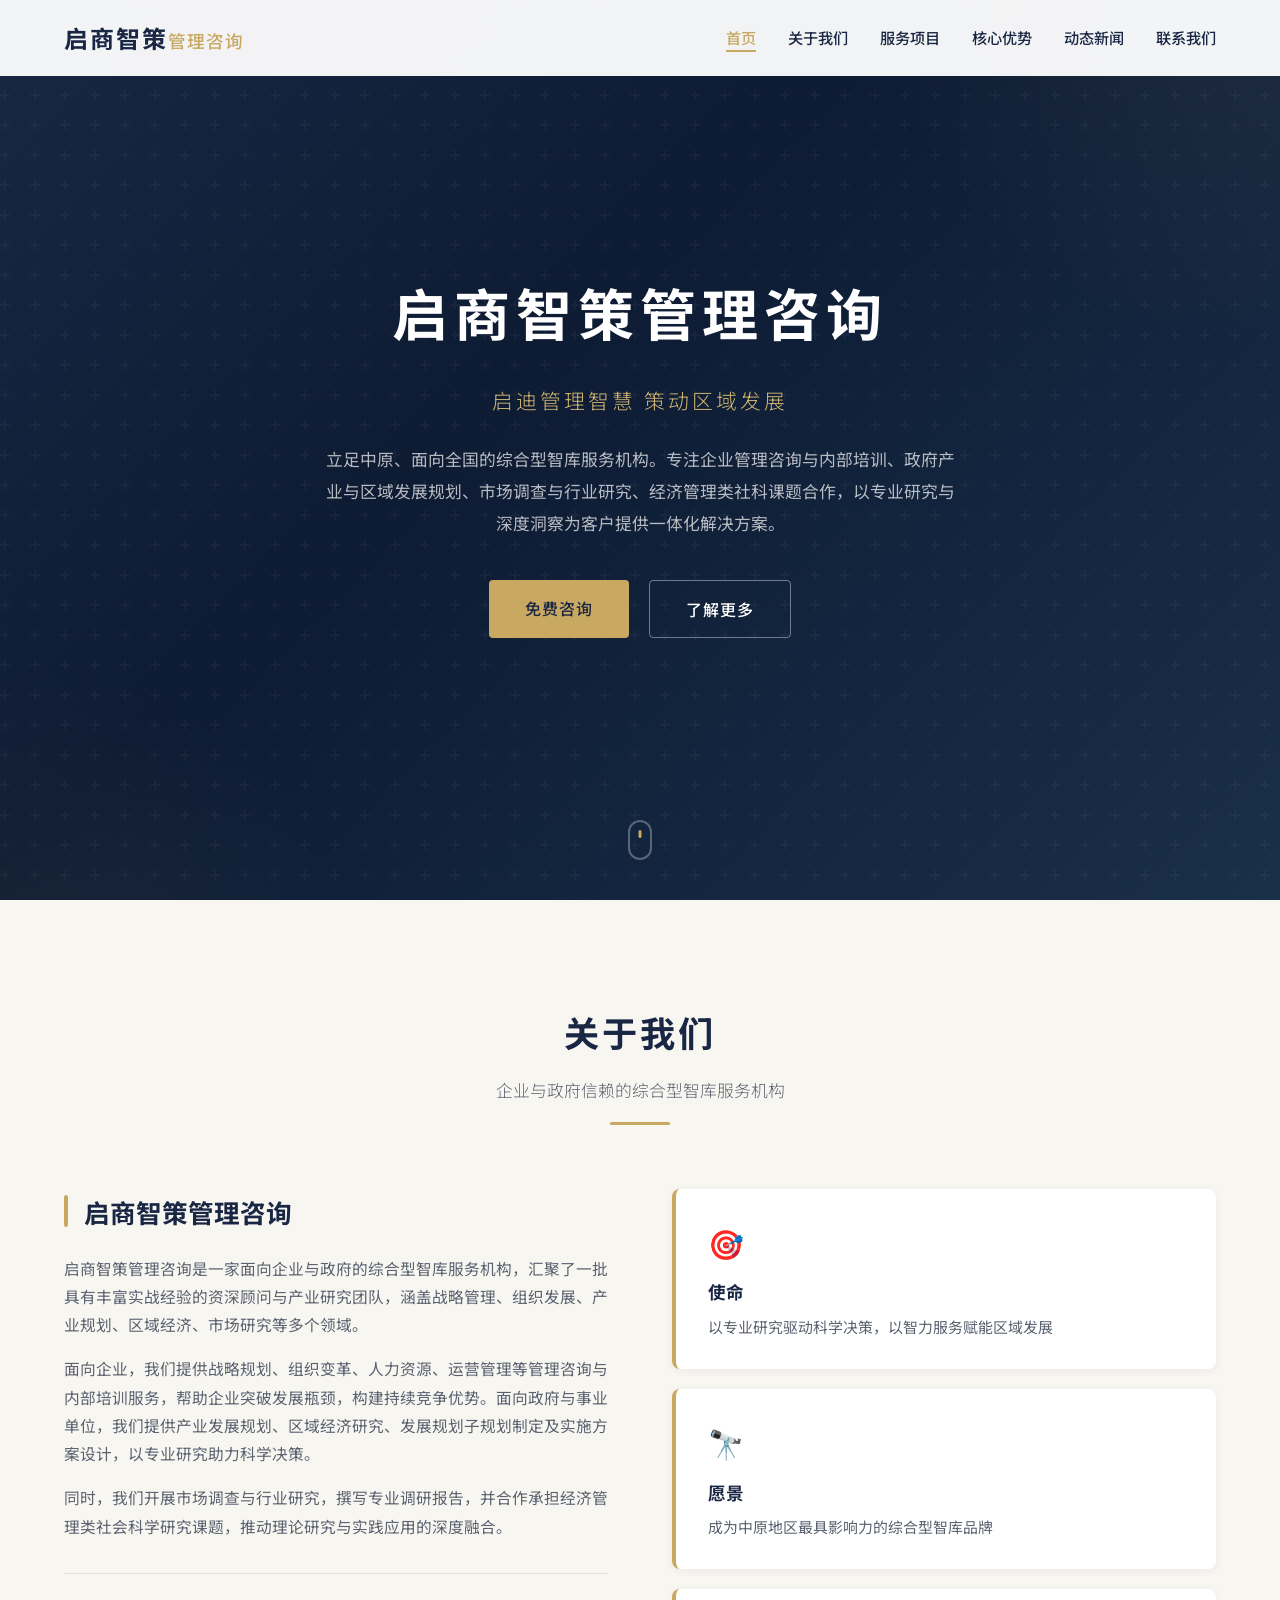
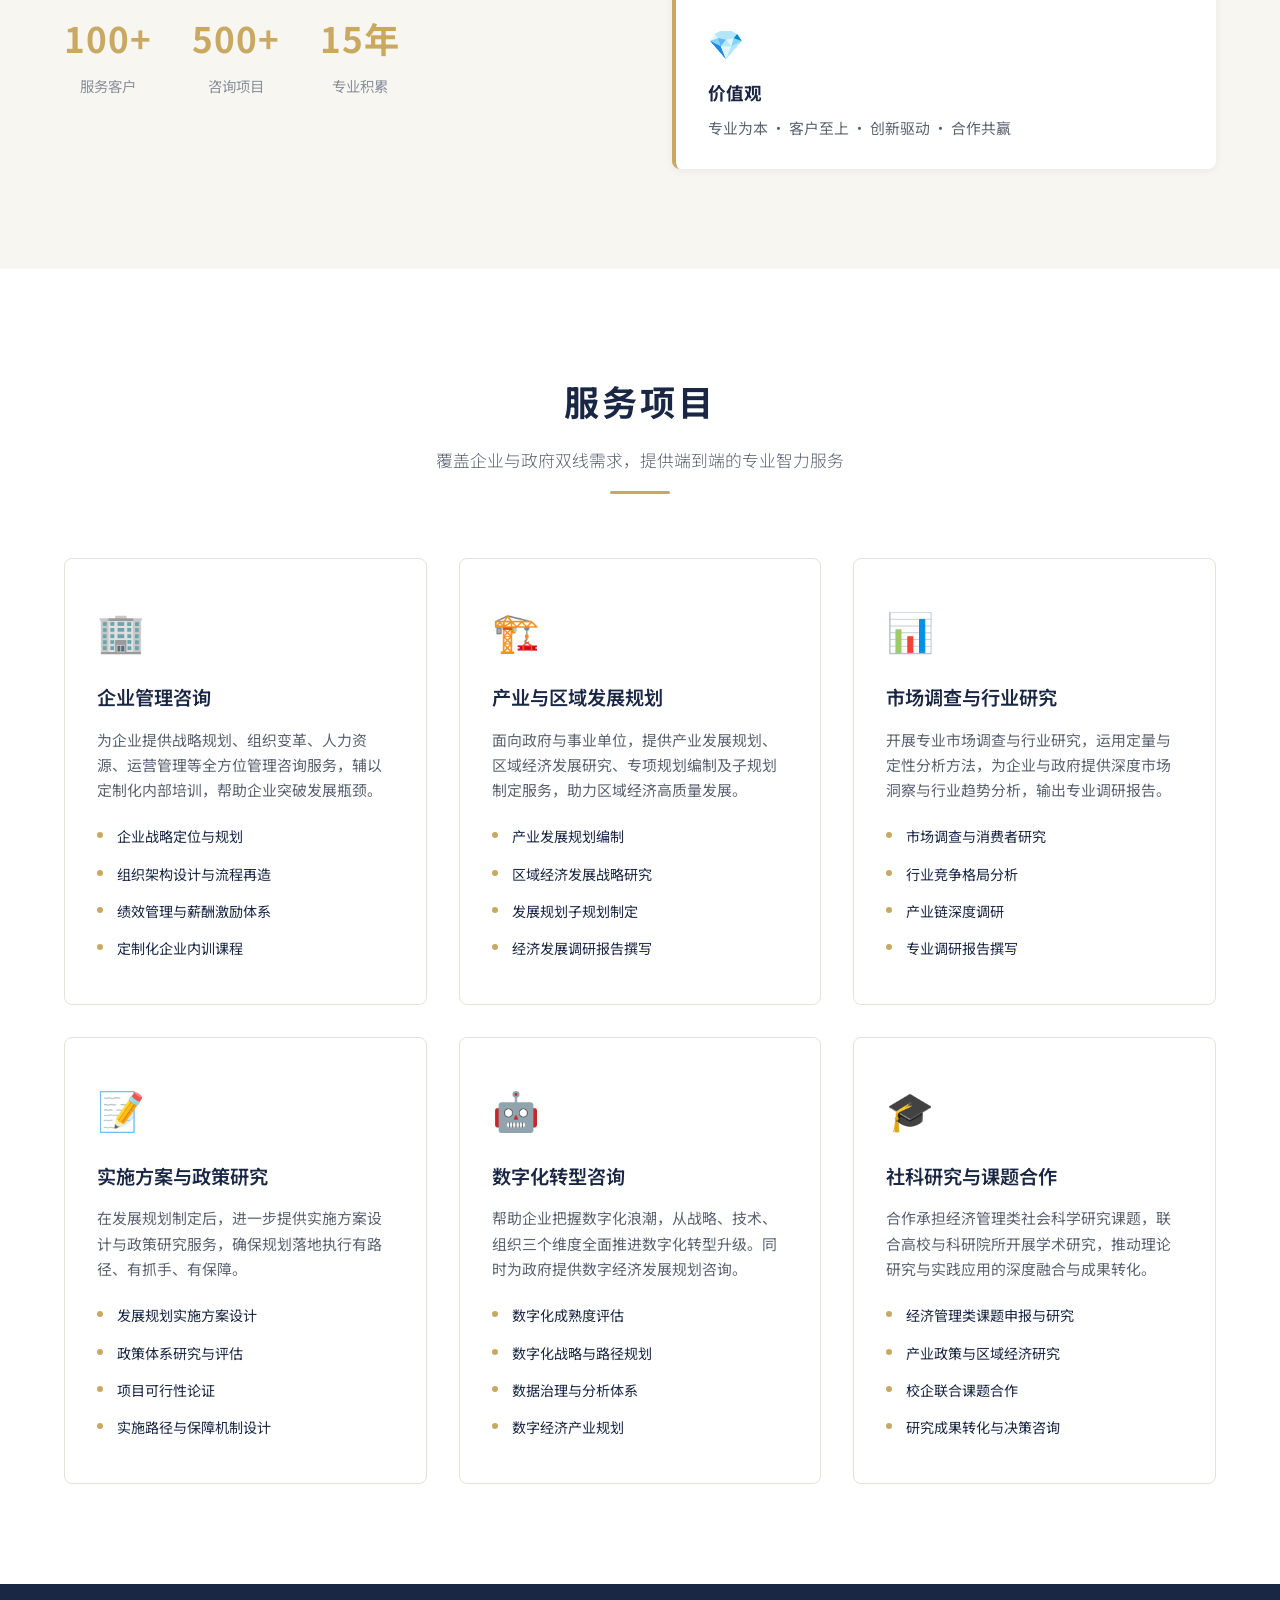
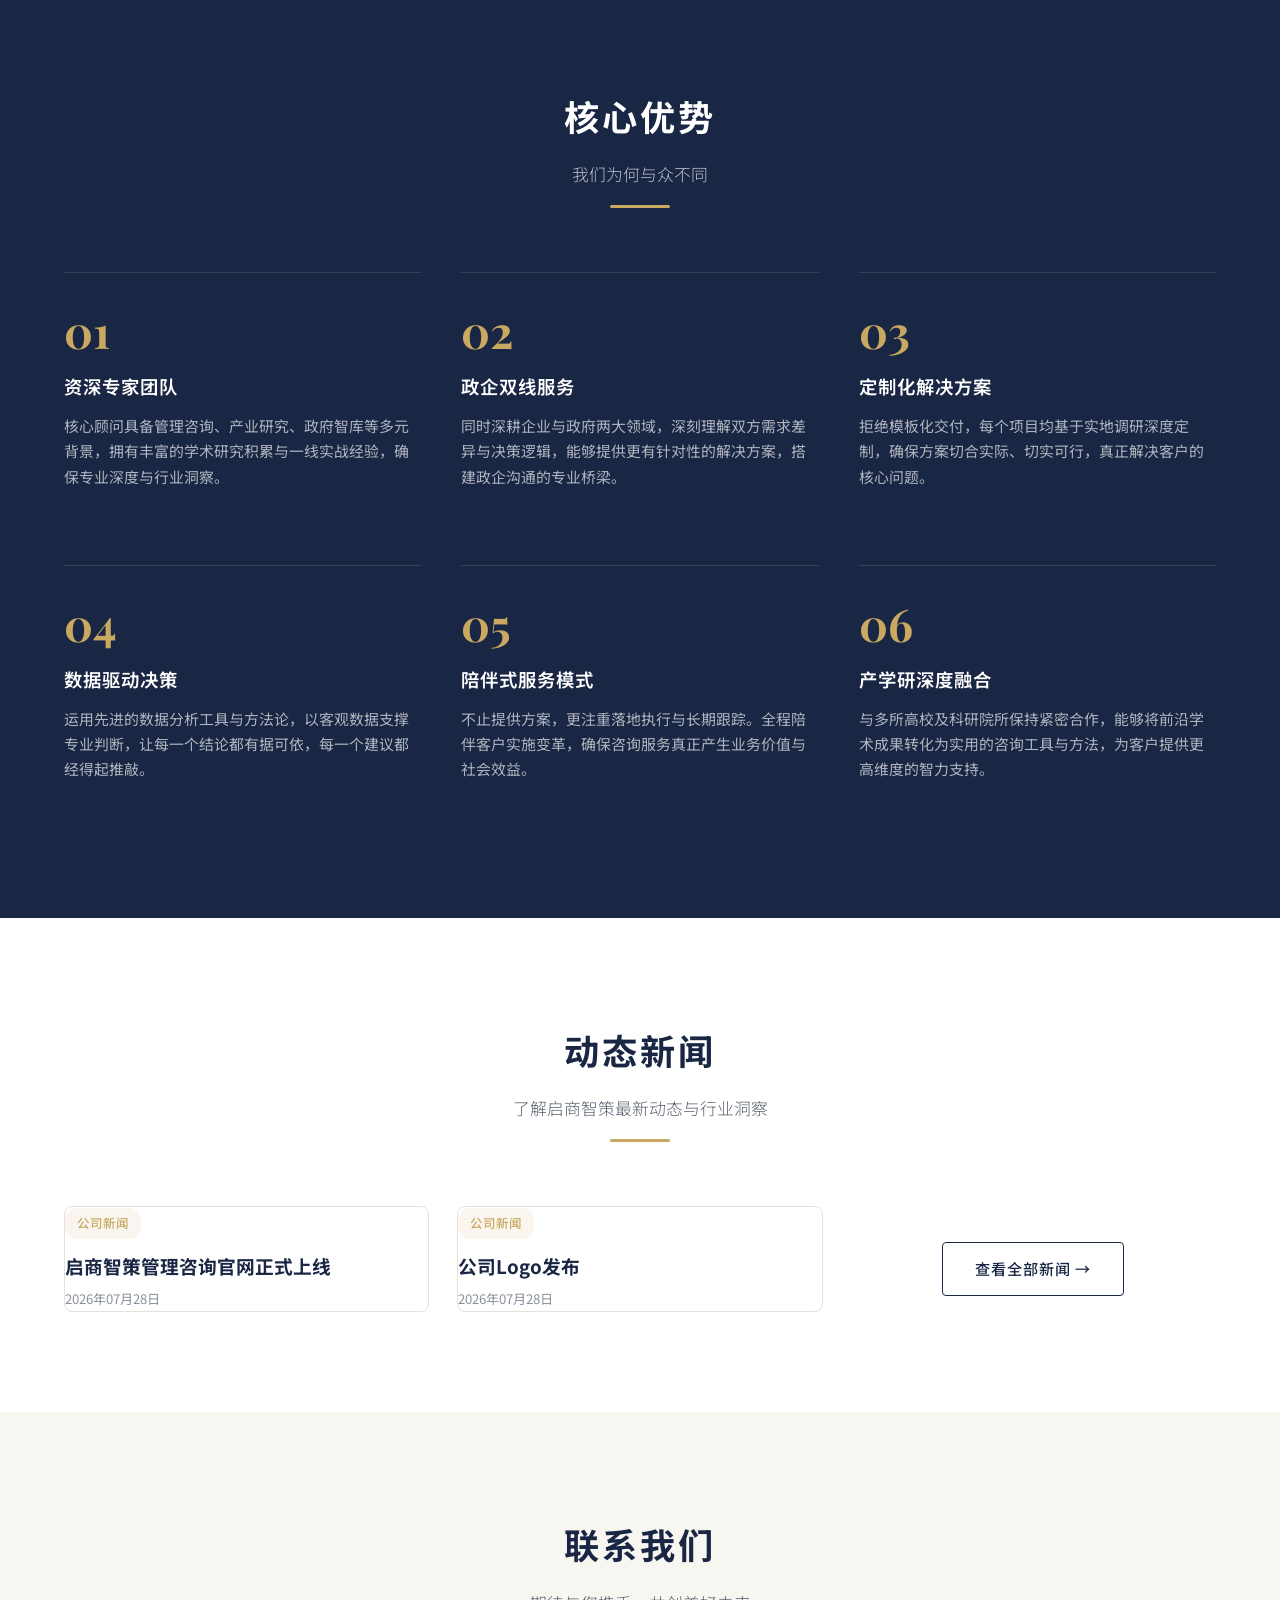
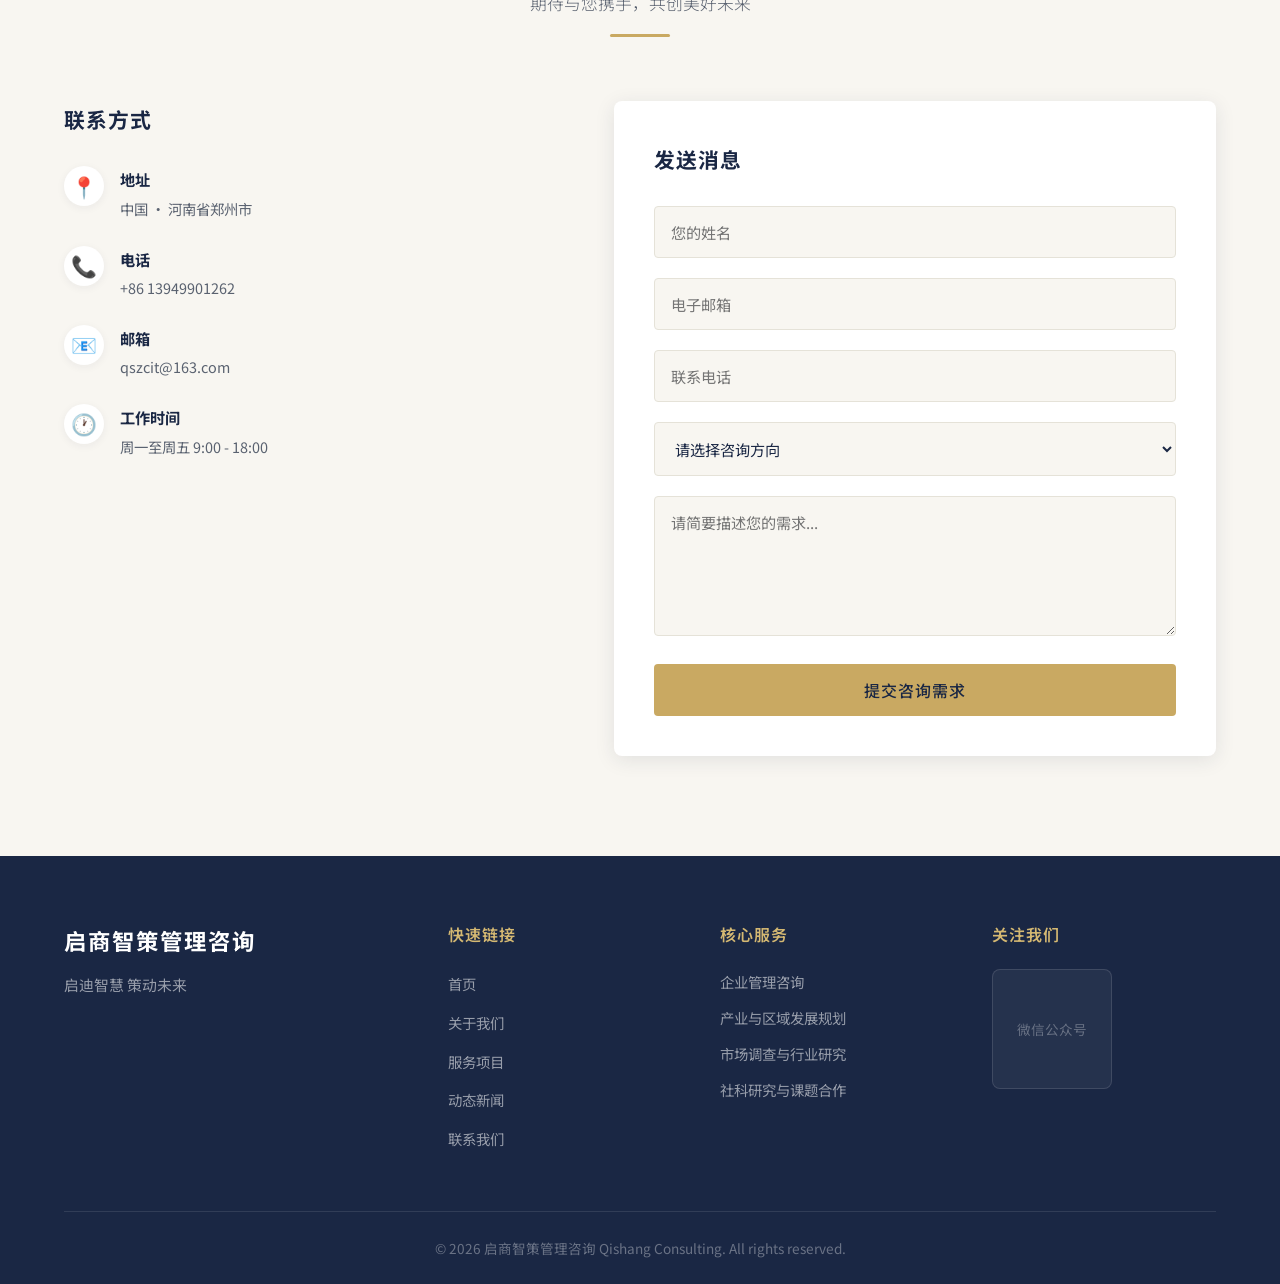
<file: index.html>
<!DOCTYPE html>
<html lang="zh-CN">
<head>
    <meta charset="UTF-8">
    <meta name="viewport" content="width=device-width, initial-scale=1.0">
    <meta name="description" content="启商智策管理咨询 — 面向企业与政府的综合型管理咨询与产业研究机构，提供企业管理咨询、产业区域规划、市场调研、社科课题研究等服务">
    <meta name="keywords" content="启商智策,管理咨询,产业规划,区域发展,市场调研,社科研究,企业培训,郑州管理咨询">
    <title>启商智策管理咨询 | 启迪智慧 · 策动未来</title>
    <link rel="stylesheet" href="css/style.css">
    <link rel="preconnect" href="https://fonts.googleapis.com">
    <link href="https://fonts.googleapis.com/css2?family=Noto+Sans+SC:wght@300;400;500;700&family=Playfair+Display:wght@400;600;700&display=swap" rel="stylesheet">
</head>
<body>
    <!-- 导航栏 -->
    <nav class="navbar" id="navbar">
        <div class="container nav-container">
            <a href="#" class="logo">
                <span class="logo-text">启商智策<span class="logo-highlight">管理咨询</span></span>
            </a>
            <ul class="nav-menu" id="navMenu">
                <li><a href="#home" class="nav-link active">首页</a></li>
                <li><a href="#about" class="nav-link">关于我们</a></li>
                <li><a href="#services" class="nav-link">服务项目</a></li>
                <li><a href="#advantages" class="nav-link">核心优势</a></li>
                <li><a href="#news" class="nav-link">动态新闻</a></li>
                <li><a href="#contact" class="nav-link">联系我们</a></li>
            </ul>
            <div class="hamburger" id="hamburger">
                <span></span><span></span><span></span>
            </div>
        </div>
    </nav>

    <!-- 首页 Hero -->
    <section id="home" class="hero">
        <div class="hero-overlay"></div>
        <div class="container hero-content">
            <h1 class="hero-title">启商智策管理咨询</h1>
            <p class="hero-subtitle">启迪管理智慧&emsp;策动区域发展</p>
            <p class="hero-description">立足中原、面向全国的综合型智库服务机构。专注企业管理咨询与内部培训、政府产业与区域发展规划、市场调查与行业研究、经济管理类社科课题合作，以专业研究与深度洞察为客户提供一体化解决方案。</p>
            <div class="hero-buttons">
                <a href="#contact" class="btn btn-primary">免费咨询</a>
                <a href="#services" class="btn btn-outline">了解更多</a>
            </div>
        </div>
        <div class="hero-scroll">
            <span></span>
        </div>
    </section>

    <!-- 关于我们 -->
    <section id="about" class="section about">
        <div class="container">
            <div class="section-header">
                <h2 class="section-title">关于我们</h2>
                <p class="section-subtitle">企业与政府信赖的综合型智库服务机构</p>
                <div class="section-divider"></div>
            </div>
            <div class="about-grid">
                <div class="about-text">
                    <h3>启商智策管理咨询</h3>
                    <p>启商智策管理咨询是一家面向企业与政府的综合型智库服务机构，汇聚了一批具有丰富实战经验的资深顾问与产业研究团队，涵盖战略管理、组织发展、产业规划、区域经济、市场研究等多个领域。</p>
                    <p>面向企业，我们提供战略规划、组织变革、人力资源、运营管理等管理咨询与内部培训服务，帮助企业突破发展瓶颈，构建持续竞争优势。面向政府与事业单位，我们提供产业发展规划、区域经济研究、发展规划子规划制定及实施方案设计，以专业研究助力科学决策。</p>
                    <p>同时，我们开展市场调查与行业研究，撰写专业调研报告，并合作承担经济管理类社会科学研究课题，推动理论研究与实践应用的深度融合。</p>
                    <div class="about-stats">
                        <div class="stat-item">
                            <span class="stat-number">100+</span>
                            <span class="stat-label">服务客户</span>
                        </div>
                        <div class="stat-item">
                            <span class="stat-number">500+</span>
                            <span class="stat-label">咨询项目</span>
                        </div>
                        <div class="stat-item">
                            <span class="stat-number">15年</span>
                            <span class="stat-label">专业积累</span>
                        </div>
                    </div>
                </div>
                <div class="about-values">
                    <div class="value-card">
                        <div class="value-icon">🎯</div>
                        <h4>使命</h4>
                        <p>以专业研究驱动科学决策，以智力服务赋能区域发展</p>
                    </div>
                    <div class="value-card">
                        <div class="value-icon">🔭</div>
                        <h4>愿景</h4>
                        <p>成为中原地区最具影响力的综合型智库品牌</p>
                    </div>
                    <div class="value-card">
                        <div class="value-icon">💎</div>
                        <h4>价值观</h4>
                        <p>专业为本 · 客户至上 · 创新驱动 · 合作共赢</p>
                    </div>
                </div>
            </div>
        </div>
    </section>

    <!-- 服务项目 -->
    <section id="services" class="section services">
        <div class="container">
            <div class="section-header">
                <h2 class="section-title">服务项目</h2>
                <p class="section-subtitle">覆盖企业与政府双线需求，提供端到端的专业智力服务</p>
                <div class="section-divider"></div>
            </div>
            <div class="services-grid">
                <div class="service-card">
                    <div class="service-icon">🏢</div>
                    <h3>企业管理咨询</h3>
                    <p>为企业提供战略规划、组织变革、人力资源、运营管理等全方位管理咨询服务，辅以定制化内部培训，帮助企业突破发展瓶颈。</p>
                    <ul>
                        <li>企业战略定位与规划</li>
                        <li>组织架构设计与流程再造</li>
                        <li>绩效管理与薪酬激励体系</li>
                        <li>定制化企业内训课程</li>
                    </ul>
                </div>
                <div class="service-card">
                    <div class="service-icon">🏗️</div>
                    <h3>产业与区域发展规划</h3>
                    <p>面向政府与事业单位，提供产业发展规划、区域经济发展研究、专项规划编制及子规划制定服务，助力区域经济高质量发展。</p>
                    <ul>
                        <li>产业发展规划编制</li>
                        <li>区域经济发展战略研究</li>
                        <li>发展规划子规划制定</li>
                        <li>经济发展调研报告撰写</li>
                    </ul>
                </div>
                <div class="service-card">
                    <div class="service-icon">📊</div>
                    <h3>市场调查与行业研究</h3>
                    <p>开展专业市场调查与行业研究，运用定量与定性分析方法，为企业与政府提供深度市场洞察与行业趋势分析，输出专业调研报告。</p>
                    <ul>
                        <li>市场调查与消费者研究</li>
                        <li>行业竞争格局分析</li>
                        <li>产业链深度调研</li>
                        <li>专业调研报告撰写</li>
                    </ul>
                </div>
                <div class="service-card">
                    <div class="service-icon">📝</div>
                    <h3>实施方案与政策研究</h3>
                    <p>在发展规划制定后，进一步提供实施方案设计与政策研究服务，确保规划落地执行有路径、有抓手、有保障。</p>
                    <ul>
                        <li>发展规划实施方案设计</li>
                        <li>政策体系研究与评估</li>
                        <li>项目可行性论证</li>
                        <li>实施路径与保障机制设计</li>
                    </ul>
                </div>
                <div class="service-card">
                    <div class="service-icon">🤖</div>
                    <h3>数字化转型咨询</h3>
                    <p>帮助企业把握数字化浪潮，从战略、技术、组织三个维度全面推进数字化转型升级，构建智能化企业。同时为政府提供数字经济发展规划。</p>
                    <ul>
                        <li>数字化成熟度评估</li>
                        <li>数字化战略与路径规划</li>
                        <li>数据治理与分析体系</li>
                        <li>数字经济产业规划</li>
                    </ul>
                </div>
                <div class="service-card">
                    <div class="service-icon">🎓</div>
                    <h3>社科研究与课题合作</h3>
                    <p>合作承担经济管理类社会科学研究课题，联合高校与科研院所开展学术研究，推动理论研究与实践应用的深度融合与成果转化。</p>
                    <ul>
                        <li>经济管理类课题申报与研究</li>
                        <li>产业政策与区域经济研究</li>
                        <li>校企联合课题合作</li>
                        <li>研究成果转化与决策咨询</li>
                    </ul>
                </div>
            </div>
        </div>
    </section>

    <!-- 核心优势 -->
    <section id="advantages" class="section advantages">
        <div class="container">
            <div class="section-header">
                <h2 class="section-title">核心优势</h2>
                <p class="section-subtitle">我们为何与众不同</p>
                <div class="section-divider"></div>
            </div>
            <div class="advantages-grid">
                <div class="advantage-item">
                    <div class="advantage-number">01</div>
                    <h3>资深专家团队</h3>
                    <p>核心顾问具备管理咨询、产业研究、政府智库等多元背景，拥有丰富的学术研究积累与一线实战经验，确保专业深度与行业洞察。</p>
                </div>
                <div class="advantage-item">
                    <div class="advantage-number">02</div>
                    <h3>政企双线服务</h3>
                    <p>同时深耕企业与政府两大领域，深刻理解双方需求差异与决策逻辑，能够提供更有针对性的解决方案，搭建政企沟通的专业桥梁。</p>
                </div>
                <div class="advantage-item">
                    <div class="advantage-number">03</div>
                    <h3>定制化解决方案</h3>
                    <p>拒绝模板化交付，每个项目均基于实地调研深度定制，确保方案切合实际、切实可行，真正解决客户的核心问题。</p>
                </div>
                <div class="advantage-item">
                    <div class="advantage-number">04</div>
                    <h3>数据驱动决策</h3>
                    <p>运用先进的数据分析工具与方法论，以客观数据支撑专业判断，让每一个结论都有据可依，每一个建议都经得起推敲。</p>
                </div>
                <div class="advantage-item">
                    <div class="advantage-number">05</div>
                    <h3>陪伴式服务模式</h3>
                    <p>不止提供方案，更注重落地执行与长期跟踪。全程陪伴客户实施变革，确保咨询服务真正产生业务价值与社会效益。</p>
                </div>
                <div class="advantage-item">
                    <div class="advantage-number">06</div>
                    <h3>产学研深度融合</h3>
                    <p>与多所高校及科研院所保持紧密合作，能够将前沿学术成果转化为实用的咨询工具与方法，为客户提供更高维度的智力支持。</p>
                </div>
            </div>
        </div>
    </section>

    <!-- 新闻动态 -->
    <section id="news" class="section news-section">
        <div class="container">
            <div class="section-header">
                <h2 class="section-title">动态新闻</h2>
                <p class="section-subtitle">了解启商智策最新动态与行业洞察</p>
                <div class="section-divider"></div>
            </div>
            <div class="news-home-grid" id="homeNewsGrid">
                <div class="news-loading"><p>加载中...</p></div>
            </div>
        </div>
    </section>
    <!-- 新闻详情弹窗 -->
    <div class="news-modal-overlay" id="newsModal">
        <div class="news-modal">
            <button class="news-modal-close" id="newsModalClose">&times;</button>
            <div class="news-modal-content" id="newsModalContent">
                <div class="news-loading"><p>加载中...</p></div>
            </div>
        </div>
    </div>

    <!-- 联系我们 -->
    <section id="contact" class="section contact">
        <div class="container">
            <div class="section-header">
                <h2 class="section-title">联系我们</h2>
                <p class="section-subtitle">期待与您携手，共创美好未来</p>
                <div class="section-divider"></div>
            </div>
            <div class="contact-grid">
                <div class="contact-info">
                    <h3>联系方式</h3>
                    <div class="contact-item">
                        <span class="contact-icon">📍</span>
                        <div>
                            <h4>地址</h4>
                            <p>中国 · 河南省郑州市</p>
                        </div>
                    </div>
                    <div class="contact-item">
                        <span class="contact-icon">📞</span>
                        <div>
                            <h4>电话</h4>
                            <p>+86 13949901262</p>
                        </div>
                    </div>
                    <div class="contact-item">
                        <span class="contact-icon">📧</span>
                        <div>
                            <h4>邮箱</h4>
                            <p>qszcit@163.com</p>
                        </div>
                    </div>
                    <div class="contact-item">
                        <span class="contact-icon">🕐</span>
                        <div>
                            <h4>工作时间</h4>
                            <p>周一至周五 9:00 - 18:00</p>
                        </div>
                    </div>
                </div>
                <div class="contact-form">
                    <h3>发送消息</h3>
                    <form id="contactForm" action="https://formsubmit.co/qszcit@163.com" method="POST">
                        <input type="hidden" name="_subject" value="启商智策官网 — 新咨询">
                        <input type="hidden" name="_captcha" value="false">
                        <input type="hidden" name="_template" value="table">
                        <input type="hidden" name="_next" value="https://enlightenedu.github.io/thanks.html">
                        <div class="form-group">
                            <input type="text" name="name" placeholder="您的姓名" required>
                        </div>
                        <div class="form-group">
                            <input type="email" name="email" placeholder="电子邮箱" required>
                        </div>
                        <div class="form-group">
                            <input type="tel" name="phone" placeholder="联系电话">
                        </div>
                        <div class="form-group">
                            <select name="service">
                                <option value="">请选择咨询方向</option>
                                <option value="企业管理咨询">企业管理咨询</option>
                                <option value="产业与区域发展规划">产业与区域发展规划</option>
                                <option value="市场调查与行业研究">市场调查与行业研究</option>
                                <option value="实施方案与政策研究">实施方案与政策研究</option>
                                <option value="数字化转型咨询">数字化转型咨询</option>
                                <option value="社科研究与课题合作">社科研究与课题合作</option>
                                <option value="其他">其他</option>
                            </select>
                        </div>
                        <div class="form-group">
                            <textarea name="message" rows="5" placeholder="请简要描述您的需求..." required></textarea>
                        </div>
                        <button type="submit" class="btn btn-primary btn-block">提交咨询需求</button>
                    </form>
                </div>
            </div>
        </div>
    </section>

    <!-- 页脚 -->
    <footer class="footer">
        <div class="container">
            <div class="footer-grid">
                <div class="footer-brand">
                    <h3>启商智策管理咨询</h3>
                    <p>启迪智慧&emsp;策动未来</p>
                </div>
                <div class="footer-links">
                    <h4>快速链接</h4>
                    <ul>
                        <li><a href="#home">首页</a></li>
                        <li><a href="#about">关于我们</a></li>
                        <li><a href="#services">服务项目</a></li>
                        <li><a href="#news">动态新闻</a></li>
                        <li><a href="#contact">联系我们</a></li>
                    </ul>
                </div>
                <div class="footer-services">
                    <h4>核心服务</h4>
                    <ul>
                        <li>企业管理咨询</li>
                        <li>产业与区域发展规划</li>
                        <li>市场调查与行业研究</li>
                        <li>社科研究与课题合作</li>
                    </ul>
                </div>
                <div class="footer-qr">
                    <h4>关注我们</h4>
                    <div class="footer-wechat qr-placeholder">
                        <span>微信公众号</span>
                    </div>
                </div>
            </div>
            <div class="footer-bottom">
                <p>&copy; 2026 启商智策管理咨询 Qishang Consulting. All rights reserved.</p>
            </div>
        </div>
    </footer>

    <script src="js/content-loader.js"></script>
    <script src="js/news-loader.js"></script>
    <script src="js/main.js"></script>
</body>
</html>
</file>
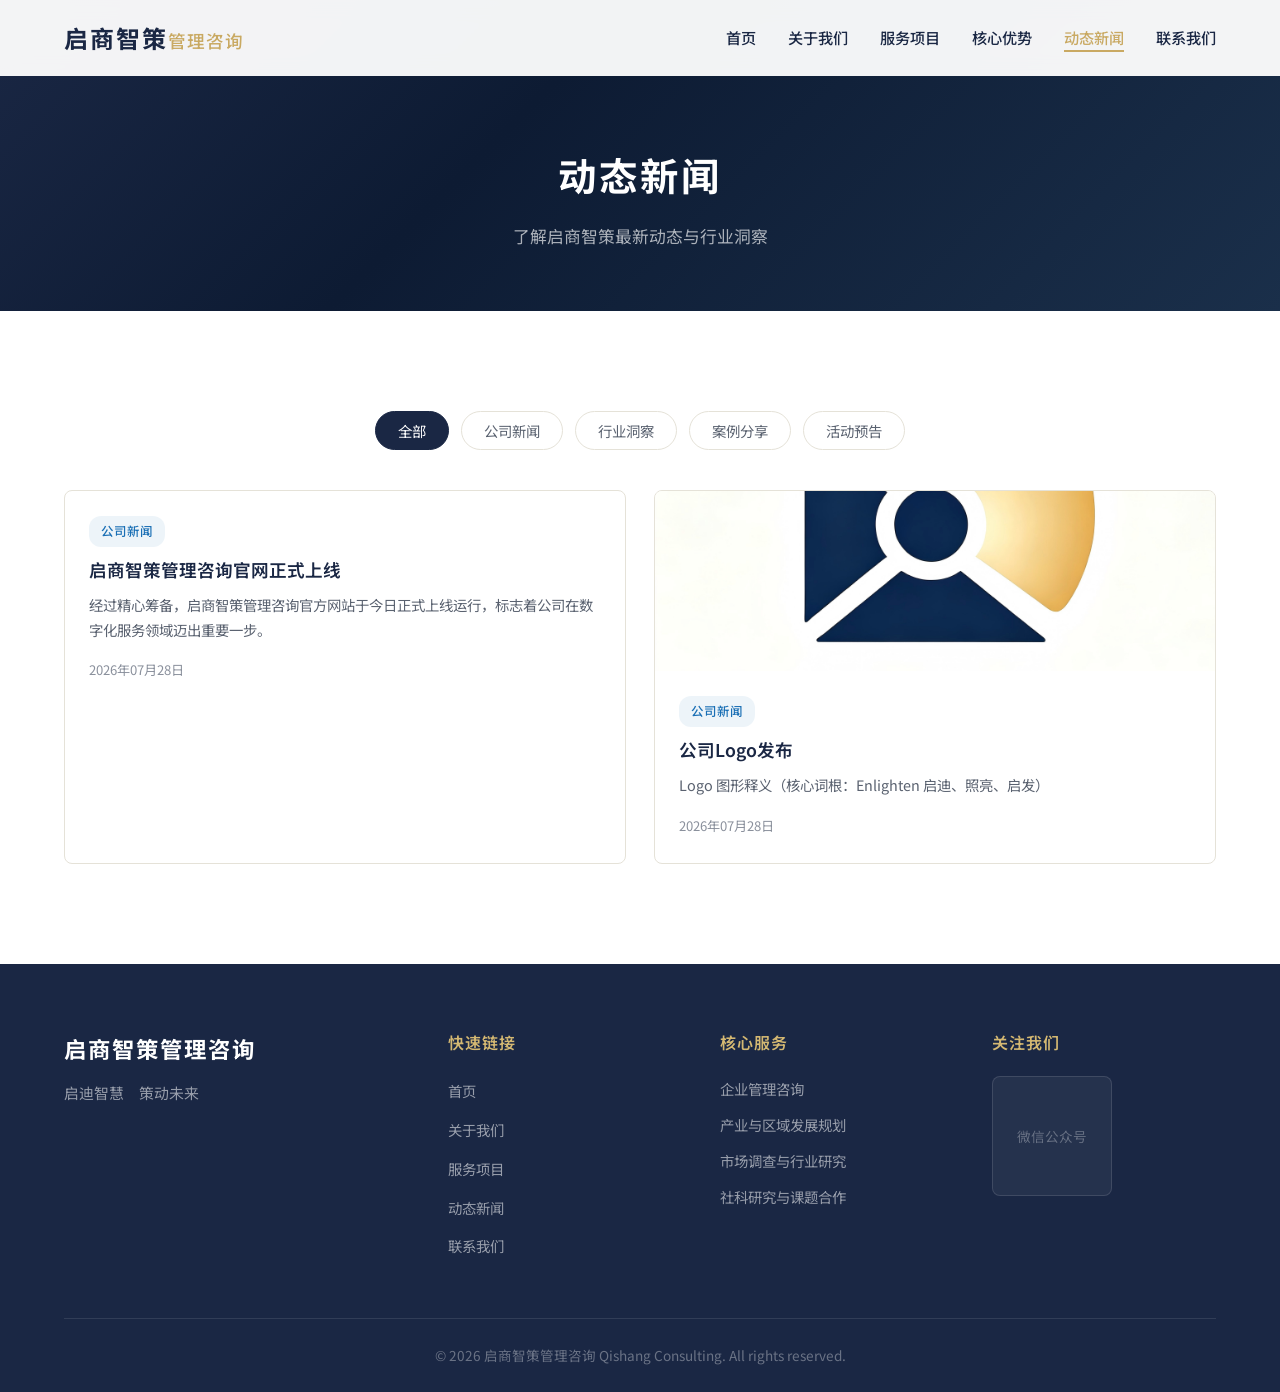
<file: news.html>
<!DOCTYPE html>
<html lang="zh-CN">
<head>
    <meta charset="UTF-8">
    <meta name="viewport" content="width=device-width, initial-scale=1.0">
    <meta name="description" content="启商智策管理咨询 — 动态新闻与行业洞察">
    <title>动态新闻 — 启商智策管理咨询</title>
    <link rel="stylesheet" href="css/style.css">
    <link rel="preconnect" href="https://fonts.googleapis.com">
    <link href="https://fonts.googleapis.com/css2?family=Noto+Sans+SC:wght@300;400;500;700&family=Playfair+Display:wght@400;600;700&display=swap" rel="stylesheet">
</head>
<body>
    <!-- 导航栏 -->
    <nav class="navbar scrolled" id="navbar">
        <div class="container nav-container">
            <a href="index.html" class="logo">
                <span class="logo-text">启商智策<span class="logo-highlight">管理咨询</span></span>
            </a>
            <ul class="nav-menu" id="navMenu">
                <li><a href="index.html" class="nav-link">首页</a></li>
                <li><a href="index.html#about" class="nav-link">关于我们</a></li>
                <li><a href="index.html#services" class="nav-link">服务项目</a></li>
                <li><a href="index.html#advantages" class="nav-link">核心优势</a></li>
                <li><a href="news.html" class="nav-link active">动态新闻</a></li>
                <li><a href="index.html#contact" class="nav-link">联系我们</a></li>
            </ul>
            <div class="hamburger" id="hamburger">
                <span></span><span></span><span></span>
            </div>
        </div>
    </nav>

    <!-- 页面标题 -->
    <section class="page-header">
        <div class="container">
            <h1>动态新闻</h1>
            <p>了解启商智策最新动态与行业洞察</p>
        </div>
    </section>

    <!-- 新闻列表 -->
    <section class="section news-list-section">
        <div class="container">
            <!-- 分类筛选 -->
            <div class="news-filters" id="newsFilters">
                <button class="filter-btn active" data-category="all">全部</button>
                <button class="filter-btn" data-category="公司新闻">公司新闻</button>
                <button class="filter-btn" data-category="行业洞察">行业洞察</button>
                <button class="filter-btn" data-category="案例分享">案例分享</button>
                <button class="filter-btn" data-category="活动预告">活动预告</button>
            </div>

            <!-- 新闻卡片列表 -->
            <div class="news-grid" id="newsGrid">
                <div class="news-loading">
                    <p>加载中...</p>
                </div>
            </div>

            <!-- 加载更多 -->
            <div class="news-load-more" id="newsLoadMore" style="display:none;">
                <button class="btn btn-outline-dark" id="loadMoreBtn">加载更多</button>
            </div>
        </div>
    </section>

    <!-- 新闻详情弹窗 -->
    <div class="news-modal-overlay" id="newsModal">
        <div class="news-modal">
            <button class="news-modal-close" id="newsModalClose">&times;</button>
            <div class="news-modal-content" id="newsModalContent">
                <div class="news-loading"><p>加载中...</p></div>
            </div>
        </div>
    </div>

    <!-- 页脚 -->
    <footer class="footer">
        <div class="container">
            <div class="footer-grid">
                <div class="footer-brand">
                    <h3>启商智策管理咨询</h3>
                    <p>启迪智慧&emsp;策动未来</p>
                </div>
                <div class="footer-links">
                    <h4>快速链接</h4>
                    <ul>
                        <li><a href="index.html">首页</a></li>
                        <li><a href="index.html#about">关于我们</a></li>
                        <li><a href="index.html#services">服务项目</a></li>
                        <li><a href="news.html">动态新闻</a></li>
                        <li><a href="index.html#contact">联系我们</a></li>
                    </ul>
                </div>
                <div class="footer-services">
                    <h4>核心服务</h4>
                    <ul>
                        <li>企业管理咨询</li>
                        <li>产业与区域发展规划</li>
                        <li>市场调查与行业研究</li>
                        <li>社科研究与课题合作</li>
                    </ul>
                </div>
                <div class="footer-qr">
                    <h4>关注我们</h4>
                    <div class="qr-placeholder">
                        <span>微信公众号</span>
                    </div>
                </div>
            </div>
            <div class="footer-bottom">
                <p>&copy; 2026 启商智策管理咨询 Qishang Consulting. All rights reserved.</p>
            </div>
        </div>
    </footer>

    <script src="js/news-loader.js"></script>
    <script src="js/main.js"></script>
    <script>
        // 初始化新闻列表页
        document.addEventListener('DOMContentLoaded', function () {
            if (typeof NewsLoader !== 'undefined') {
                NewsLoader.initListPage();
            }
        });
    </script>
</body>
</html>
</file>
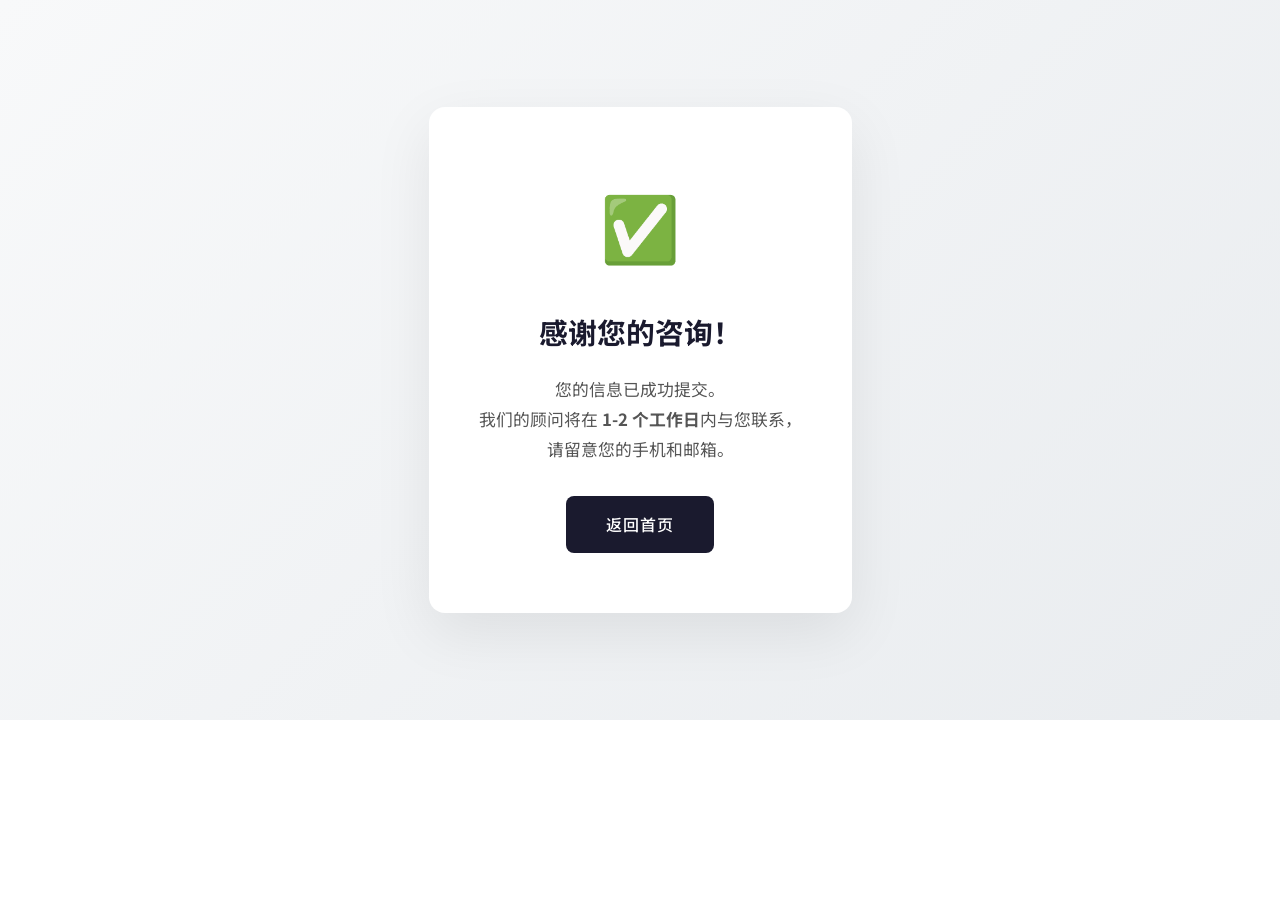
<file: thanks.html>
<!DOCTYPE html>
<html lang="zh-CN">
<head>
    <meta charset="UTF-8">
    <meta name="viewport" content="width=device-width, initial-scale=1.0">
    <title>提交成功 — 启商智策管理咨询</title>
    <link rel="stylesheet" href="css/style.css">
    <link href="https://fonts.googleapis.com/css2?family=Noto+Sans+SC:wght@300;400;500;700&family=Playfair+Display:wght@400;600;700&display=swap" rel="stylesheet">
    <style>
        .thanks-section {
            min-height: 80vh;
            display: flex;
            align-items: center;
            justify-content: center;
            text-align: center;
            background: linear-gradient(135deg, #f8f9fa 0%, #e9ecef 100%);
        }
        .thanks-card {
            background: #fff;
            padding: 60px 50px;
            border-radius: 16px;
            box-shadow: 0 20px 60px rgba(0,0,0,0.08);
            max-width: 520px;
        }
        .thanks-icon {
            font-size: 64px;
            margin-bottom: 24px;
        }
        .thanks-card h1 {
            font-size: 1.8rem;
            color: #1a1a2e;
            margin-bottom: 16px;
        }
        .thanks-card p {
            font-size: 1.05rem;
            color: #555;
            line-height: 1.8;
            margin-bottom: 32px;
        }
        .thanks-card .btn {
            display: inline-block;
            padding: 14px 40px;
            background: #1a1a2e;
            color: #fff;
            border-radius: 8px;
            text-decoration: none;
            font-size: 1rem;
            transition: background 0.3s;
        }
        .thanks-card .btn:hover {
            background: #2d2d44;
        }
    </style>
</head>
<body>
    <section class="thanks-section">
        <div class="thanks-card">
            <div class="thanks-icon">✅</div>
            <h1>感谢您的咨询！</h1>
            <p>您的信息已成功提交。<br>我们的顾问将在 <strong>1-2 个工作日</strong>内与您联系，<br>请留意您的手机和邮箱。</p>
            <a href="index.html" class="btn">返回首页</a>
        </div>
    </section>
</body>
</html>
</file>
<file: css/style.css>
/* ===========================
   启商智策管理咨询 - 主样式表
   =========================== */

/* CSS Variables */
:root {
    --primary: #1a2744;
    --primary-light: #243356;
    --accent: #c9a962;
    --accent-light: #d4b872;
    --gold: #c9a962;
    --white: #ffffff;
    --light-bg: #f8f6f1;
    --light-gray: #f0efe9;
    --text-dark: #1a2744;
    --text-gray: #5a6270;
    --text-light: #8a909c;
    --border-color: #e5e2d8;
    --shadow-sm: 0 2px 8px rgba(26, 39, 68, 0.06);
    --shadow-md: 0 4px 20px rgba(26, 39, 68, 0.1);
    --shadow-lg: 0 10px 40px rgba(26, 39, 68, 0.12);
    --transition: all 0.3s cubic-bezier(0.25, 0.46, 0.45, 0.94);
    --radius: 8px;
    --max-width: 1200px;
}

/* Reset & Base */
*, *::before, *::after {
    margin: 0;
    padding: 0;
    box-sizing: border-box;
}

html {
    scroll-behavior: smooth;
    font-size: 16px;
}

body {
    font-family: 'Noto Sans SC', -apple-system, BlinkMacSystemFont, 'Segoe UI', sans-serif;
    color: var(--text-dark);
    line-height: 1.8;
    background-color: var(--white);
    -webkit-font-smoothing: antialiased;
}

.container {
    max-width: var(--max-width);
    margin: 0 auto;
    padding: 0 24px;
}

/* Navigation */
.navbar {
    position: fixed;
    top: 0;
    left: 0;
    width: 100%;
    z-index: 1000;
    background: rgba(255, 255, 255, 0.95);
    backdrop-filter: blur(10px);
    -webkit-backdrop-filter: blur(10px);
    border-bottom: 1px solid transparent;
    transition: var(--transition);
    padding: 16px 0;
}

.navbar.scrolled {
    border-bottom-color: var(--border-color);
    box-shadow: var(--shadow-sm);
    padding: 10px 0;
}

.nav-container {
    display: flex;
    justify-content: space-between;
    align-items: center;
}

.logo {
    text-decoration: none;
    display: flex;
    align-items: center;
}

.logo-text {
    font-size: 1.5rem;
    font-weight: 700;
    color: var(--primary);
    letter-spacing: 2px;
}

.logo-highlight {
    color: var(--accent);
    font-weight: 500;
    font-size: 1.1rem;
    letter-spacing: 1px;
}

.nav-menu {
    display: flex;
    list-style: none;
    gap: 32px;
    align-items: center;
}

.nav-link {
    text-decoration: none;
    color: var(--text-dark);
    font-size: 0.95rem;
    font-weight: 500;
    position: relative;
    padding: 4px 0;
    transition: var(--transition);
}

.nav-link::after {
    content: '';
    position: absolute;
    bottom: 0;
    left: 0;
    width: 0;
    height: 2px;
    background: var(--accent);
    transition: var(--transition);
}

.nav-link:hover,
.nav-link.active {
    color: var(--accent);
}

.nav-link:hover::after,
.nav-link.active::after {
    width: 100%;
}

/* Hamburger */
.hamburger {
    display: none;
    flex-direction: column;
    gap: 5px;
    cursor: pointer;
    padding: 4px;
}

.hamburger span {
    width: 26px;
    height: 2px;
    background: var(--primary);
    transition: var(--transition);
    border-radius: 2px;
}

/* Hero */
.hero {
    position: relative;
    min-height: 100vh;
    display: flex;
    align-items: center;
    justify-content: center;
    background: linear-gradient(135deg, var(--primary) 0%, #0d1b33 40%, #1a2f4a 100%);
    overflow: hidden;
}

.hero::before {
    content: '';
    position: absolute;
    top: -50%;
    right: -30%;
    width: 800px;
    height: 800px;
    border-radius: 50%;
    background: radial-gradient(circle, rgba(201, 169, 98, 0.08) 0%, transparent 70%);
    animation: float 20s ease-in-out infinite;
}

.hero::after {
    content: '';
    position: absolute;
    bottom: -40%;
    left: -20%;
    width: 600px;
    height: 600px;
    border-radius: 50%;
    background: radial-gradient(circle, rgba(201, 169, 98, 0.06) 0%, transparent 70%);
    animation: float 25s ease-in-out infinite reverse;
}

@keyframes float {
    0%, 100% { transform: translate(0, 0) scale(1); }
    33% { transform: translate(30px, -30px) scale(1.05); }
    66% { transform: translate(-20px, 20px) scale(0.95); }
}

.hero-overlay {
    position: absolute;
    top: 0;
    left: 0;
    width: 100%;
    height: 100%;
    background: url("data:image/svg+xml,%3Csvg width='60' height='60' viewBox='0 0 60 60' xmlns='http://www.w3.org/2000/svg'%3E%3Cg fill='none' fill-rule='evenodd'%3E%3Cg fill='%23ffffff' fill-opacity='0.03'%3E%3Cpath d='M36 34v-4h-2v4h-4v2h4v4h2v-4h4v-2h-4zm0-30V0h-2v4h-4v2h4v4h2V6h4V4h-4zM6 34v-4H4v4H0v2h4v4h2v-4h4v-2H6zM6 4V0H4v4H0v2h4v4h2V6h4V4H6z'/%3E%3C/g%3E%3C/g%3E%3C/svg%3E");
}

.hero-content {
    position: relative;
    z-index: 2;
    text-align: center;
    max-width: 800px;
    padding: 120px 24px;
}

.hero-title {
    font-size: 3.5rem;
    font-weight: 700;
    color: var(--white);
    letter-spacing: 6px;
    margin-bottom: 20px;
    animation: fadeInUp 0.8s ease;
}

.hero-subtitle {
    font-size: 1.3rem;
    font-weight: 300;
    color: var(--accent-light);
    letter-spacing: 3px;
    margin-bottom: 24px;
    animation: fadeInUp 0.8s ease 0.15s both;
}

.hero-description {
    font-size: 1.05rem;
    color: rgba(255, 255, 255, 0.7);
    line-height: 1.9;
    max-width: 640px;
    margin: 0 auto 40px;
    animation: fadeInUp 0.8s ease 0.3s both;
}

.hero-buttons {
    display: flex;
    gap: 20px;
    justify-content: center;
    flex-wrap: wrap;
    animation: fadeInUp 0.8s ease 0.45s both;
}

@keyframes fadeInUp {
    from { opacity: 0; transform: translateY(30px); }
    to { opacity: 1; transform: translateY(0); }
}

/* Buttons */
.btn {
    display: inline-block;
    padding: 14px 36px;
    font-size: 1rem;
    font-weight: 500;
    letter-spacing: 1px;
    text-decoration: none;
    border-radius: 4px;
    cursor: pointer;
    transition: var(--transition);
    border: none;
    font-family: inherit;
}

.btn-primary {
    background: var(--accent);
    color: var(--primary);
}

.btn-primary:hover {
    background: var(--accent-light);
    transform: translateY(-2px);
    box-shadow: 0 8px 25px rgba(201, 169, 98, 0.35);
}

.btn-outline {
    background: transparent;
    color: var(--white);
    border: 1.5px solid rgba(255, 255, 255, 0.4);
}

.btn-outline:hover {
    border-color: var(--accent);
    color: var(--accent);
    transform: translateY(-2px);
}

.btn-block {
    width: 100%;
}

.hero-scroll {
    position: absolute;
    bottom: 40px;
    left: 50%;
    transform: translateX(-50%);
    z-index: 2;
}

.hero-scroll span {
    display: block;
    width: 24px;
    height: 40px;
    border: 2px solid rgba(255, 255, 255, 0.3);
    border-radius: 12px;
    position: relative;
}

.hero-scroll span::after {
    content: '';
    position: absolute;
    top: 8px;
    left: 50%;
    transform: translateX(-50%);
    width: 3px;
    height: 8px;
    background: var(--accent);
    border-radius: 2px;
    animation: scrollDown 2s ease-in-out infinite;
}

@keyframes scrollDown {
    0%, 100% { top: 8px; opacity: 1; }
    50% { top: 20px; opacity: 0.3; }
}

/* Sections */
.section {
    padding: 100px 0;
}

.section-header {
    text-align: center;
    margin-bottom: 64px;
}

.section-title {
    font-size: 2.2rem;
    font-weight: 700;
    color: var(--primary);
    letter-spacing: 3px;
    margin-bottom: 12px;
}

.section-subtitle {
    font-size: 1.05rem;
    color: var(--text-gray);
    font-weight: 300;
    margin-bottom: 16px;
}

.section-divider {
    width: 60px;
    height: 3px;
    background: var(--accent);
    margin: 0 auto;
    border-radius: 2px;
}

/* About */
.about {
    background: var(--light-bg);
}

.about-grid {
    display: grid;
    grid-template-columns: 1fr 1fr;
    gap: 64px;
    align-items: start;
}

.about-text h3 {
    font-size: 1.6rem;
    color: var(--primary);
    margin-bottom: 20px;
    position: relative;
    padding-left: 20px;
}

.about-text h3::before {
    content: '';
    position: absolute;
    left: 0;
    top: 6px;
    height: 2rem;
    width: 4px;
    background: var(--accent);
    border-radius: 2px;
}

.about-text p {
    color: var(--text-gray);
    margin-bottom: 16px;
    font-size: 0.98rem;
}

.about-stats {
    display: flex;
    gap: 40px;
    margin-top: 32px;
    padding-top: 32px;
    border-top: 1px solid var(--border-color);
}

.stat-item {
    text-align: center;
}

.stat-number {
    display: block;
    font-size: 2.2rem;
    font-weight: 700;
    color: var(--accent);
    letter-spacing: 1px;
}

.stat-label {
    display: block;
    font-size: 0.9rem;
    color: var(--text-light);
    margin-top: 4px;
}

.about-values {
    display: flex;
    flex-direction: column;
    gap: 20px;
}

.value-card {
    background: var(--white);
    padding: 28px 32px;
    border-radius: var(--radius);
    border-left: 4px solid var(--accent);
    box-shadow: var(--shadow-sm);
    transition: var(--transition);
}

.value-card:hover {
    box-shadow: var(--shadow-md);
    transform: translateX(4px);
}

.value-icon {
    font-size: 1.8rem;
    margin-bottom: 8px;
}

.value-card h4 {
    font-size: 1.1rem;
    color: var(--primary);
    margin-bottom: 6px;
}

.value-card p {
    font-size: 0.93rem;
    color: var(--text-gray);
}

/* Services */
.services {
    background: var(--white);
}

.services-grid {
    display: grid;
    grid-template-columns: repeat(3, 1fr);
    gap: 32px;
}

.service-card {
    background: var(--white);
    padding: 36px 32px;
    border-radius: var(--radius);
    border: 1px solid var(--border-color);
    transition: var(--transition);
    position: relative;
    overflow: hidden;
}

.service-card::before {
    content: '';
    position: absolute;
    top: 0;
    left: 0;
    width: 100%;
    height: 3px;
    background: var(--accent);
    transform: scaleX(0);
    transition: transform 0.4s ease;
    transform-origin: left;
}

.service-card:hover {
    box-shadow: var(--shadow-lg);
    transform: translateY(-4px);
    border-color: transparent;
}

.service-card:hover::before {
    transform: scaleX(1);
}

.service-icon {
    font-size: 2.4rem;
    margin-bottom: 16px;
}

.service-card h3 {
    font-size: 1.2rem;
    color: var(--primary);
    margin-bottom: 12px;
    font-weight: 600;
}

.service-card > p {
    font-size: 0.93rem;
    color: var(--text-gray);
    margin-bottom: 16px;
    line-height: 1.7;
}

.service-card ul {
    list-style: none;
}

.service-card ul li {
    font-size: 0.88rem;
    color: var(--text-dark);
    padding: 6px 0;
    padding-left: 20px;
    position: relative;
}

.service-card ul li::before {
    content: '';
    position: absolute;
    left: 0;
    top: 14px;
    width: 6px;
    height: 6px;
    background: var(--accent);
    border-radius: 50%;
}

/* Advantages */
.advantages {
    background: var(--primary);
    color: var(--white);
}

.advantages .section-title {
    color: var(--white);
}

.advantages .section-subtitle {
    color: rgba(255, 255, 255, 0.7);
}

.advantages .section-divider {
    background: var(--accent);
}

.advantages-grid {
    display: grid;
    grid-template-columns: repeat(3, 1fr);
    gap: 40px;
}

.advantage-item {
    padding: 36px 0;
    border-top: 1px solid rgba(255, 255, 255, 0.12);
}

.advantage-number {
    font-family: 'Playfair Display', serif;
    font-size: 2.8rem;
    font-weight: 700;
    color: var(--accent);
    line-height: 1;
    margin-bottom: 16px;
}

.advantage-item h3 {
    font-size: 1.15rem;
    font-weight: 600;
    margin-bottom: 10px;
    letter-spacing: 1px;
}

.advantage-item p {
    font-size: 0.93rem;
    color: rgba(255, 255, 255, 0.65);
    line-height: 1.7;
}

/* Contact */
.contact {
    background: var(--light-bg);
}

.contact-grid {
    display: grid;
    grid-template-columns: 1fr 1.2fr;
    gap: 48px;
    align-items: start;
}

.contact-info h3,
.contact-form h3 {
    font-size: 1.3rem;
    color: var(--primary);
    margin-bottom: 28px;
    letter-spacing: 1px;
}

.contact-item {
    display: flex;
    gap: 16px;
    margin-bottom: 24px;
    align-items: flex-start;
}

.contact-icon {
    font-size: 1.3rem;
    flex-shrink: 0;
    width: 40px;
    height: 40px;
    display: flex;
    align-items: center;
    justify-content: center;
    background: var(--white);
    border-radius: 50%;
    box-shadow: var(--shadow-sm);
}

.contact-item h4 {
    font-size: 0.95rem;
    color: var(--primary);
    margin-bottom: 2px;
}

.contact-item p {
    font-size: 0.9rem;
    color: var(--text-gray);
}

.contact-form {
    background: var(--white);
    padding: 40px;
    border-radius: var(--radius);
    box-shadow: var(--shadow-md);
}

.form-group {
    margin-bottom: 20px;
}

.form-group input,
.form-group select,
.form-group textarea {
    width: 100%;
    padding: 14px 16px;
    border: 1px solid var(--border-color);
    border-radius: 4px;
    font-size: 0.95rem;
    font-family: inherit;
    color: var(--text-dark);
    background: var(--light-bg);
    transition: var(--transition);
    outline: none;
}

.form-group input:focus,
.form-group select:focus,
.form-group textarea:focus {
    border-color: var(--accent);
    background: var(--white);
    box-shadow: 0 0 0 3px rgba(201, 169, 98, 0.1);
}

.form-group textarea {
    resize: vertical;
    min-height: 120px;
}

/* ===========================
   新闻模块样式
   =========================== */

/* Page Header */
.page-header {
    padding: 140px 0 60px;
    background: linear-gradient(135deg, var(--primary) 0%, #0d1b33 40%, #1a2f4a 100%);
    text-align: center;
    color: var(--white);
}

.page-header h1 {
    font-size: 2.4rem;
    font-weight: 700;
    letter-spacing: 3px;
    margin-bottom: 12px;
}

.page-header p {
    font-size: 1.05rem;
    color: rgba(255, 255, 255, 0.65);
}

/* News Section */
.news-section {
    background: var(--white);
}

.news-home-grid {
    display: grid;
    grid-template-columns: repeat(3, 1fr);
    gap: 28px;
}

a.news-card, a.home-news-card {
    text-decoration: none;
    color: inherit;
    display: block;
}
.home-news-card {
    cursor: pointer;
}

.news-view-all {
    text-align: center;
    margin-top: 36px;
}

.btn-outline-dark {
    display: inline-block;
    padding: 12px 32px;
    font-size: 0.95rem;
    font-weight: 500;
    letter-spacing: 1px;
    text-decoration: none;
    border-radius: 4px;
    cursor: pointer;
    transition: var(--transition);
    border: 1.5px solid var(--primary);
    color: var(--primary);
    background: transparent;
    font-family: inherit;
}

.btn-outline-dark:hover {
    background: var(--primary);
    color: var(--white);
}

/* News Filters */
.news-filters {
    display: flex;
    justify-content: center;
    gap: 12px;
    flex-wrap: wrap;
    margin-bottom: 40px;
}

.filter-btn {
    padding: 8px 22px;
    border: 1px solid var(--border-color);
    border-radius: 24px;
    background: var(--white);
    font-size: 0.9rem;
    color: var(--text-gray);
    cursor: pointer;
    transition: var(--transition);
    font-family: inherit;
}

.filter-btn:hover {
    border-color: var(--accent);
    color: var(--accent);
}

.filter-btn.active {
    background: var(--primary);
    color: var(--white);
    border-color: var(--primary);
}

/* News Cards */
.news-card {
    background: var(--white);
    border-radius: var(--radius);
    border: 1px solid var(--border-color);
    overflow: hidden;
    transition: var(--transition);
}

.news-card:hover {
    box-shadow: var(--shadow-md);
    transform: translateY(-3px);
}

.news-card-image {
    width: 100%;
    height: 180px;
    overflow: hidden;
}

.news-card-image img {
    width: 100%;
    height: 100%;
    object-fit: cover;
    transition: transform 0.4s ease;
}

.news-card:hover .news-card-image img {
    transform: scale(1.05);
}

.news-card-body {
    padding: 24px;
}

.news-card-category {
    display: inline-block;
    font-size: 0.78rem;
    font-weight: 500;
    color: var(--accent);
    background: rgba(201, 169, 98, 0.1);
    padding: 4px 12px;
    border-radius: 12px;
    margin-bottom: 10px;
    letter-spacing: 1px;
}

.news-card-category.cat-company { color: #1a6fb5; background: rgba(26, 111, 181, 0.08); }
.news-card-category.cat-insight { color: #7b4dab; background: rgba(123, 77, 171, 0.08); }
.news-card-category.cat-case { color: #2d8a56; background: rgba(45, 138, 86, 0.08); }
.news-card-category.cat-event { color: #c9712b; background: rgba(201, 113, 43, 0.08); }

.news-card-title {
    font-size: 1.1rem;
    font-weight: 600;
    color: var(--primary);
    margin-bottom: 10px;
    line-height: 1.5;
}

.news-card-title a {
    color: inherit;
    text-decoration: none;
    transition: var(--transition);
}

.news-card-title a:hover {
    color: var(--accent);
}

.news-card-summary {
    font-size: 0.9rem;
    color: var(--text-gray);
    line-height: 1.7;
    margin-bottom: 12px;
    display: -webkit-box;
    -webkit-line-clamp: 3;
    -webkit-box-orient: vertical;
    overflow: hidden;
}

.news-card-date {
    font-size: 0.82rem;
    color: var(--text-light);
}

.news-loading,
.news-empty {
    text-align: center;
    padding: 48px;
    color: var(--text-light);
    grid-column: 1 / -1;
}

.news-load-more {
    text-align: center;
    margin-top: 36px;
}

/* News Detail Modal */
.news-modal-overlay {
    display: none;
    position: fixed;
    top: 0;
    left: 0;
    width: 100%;
    height: 100%;
    background: rgba(0, 0, 0, 0.6);
    z-index: 2000;
    overflow-y: auto;
    padding: 40px 20px;
}

.news-modal-overlay.active {
    display: flex;
    align-items: flex-start;
    justify-content: center;
}

.news-modal {
    background: var(--white);
    border-radius: var(--radius);
    max-width: 800px;
    width: 100%;
    position: relative;
    padding: 48px;
    margin: auto;
    box-shadow: var(--shadow-lg);
}

.news-modal-close {
    position: absolute;
    top: 16px;
    right: 20px;
    background: none;
    border: none;
    font-size: 2rem;
    color: var(--text-light);
    cursor: pointer;
    transition: var(--transition);
    line-height: 1;
}

.news-modal-close:hover {
    color: var(--text-dark);
}

.news-detail-title {
    font-size: 1.8rem;
    color: var(--primary);
    margin: 16px 0 12px;
    line-height: 1.4;
}

.news-detail-date {
    font-size: 0.9rem;
    color: var(--text-light);
    margin-bottom: 24px;
}

.news-detail-image {
    width: 100%;
    border-radius: var(--radius);
    margin-bottom: 28px;
}

.news-detail-body {
    font-size: 1rem;
    line-height: 2;
    color: var(--text-dark);
}

.news-detail-body h2 {
    font-size: 1.4rem;
    color: var(--primary);
    margin: 32px 0 16px;
}

.news-detail-body h3 {
    font-size: 1.15rem;
    color: var(--primary);
    margin: 24px 0 12px;
}

.news-detail-body p {
    margin-bottom: 16px;
}

.news-detail-body ul {
    margin: 16px 0;
    padding-left: 20px;
    list-style: disc;
}

.news-detail-body ul li {
    margin-bottom: 8px;
    color: var(--text-gray);
}

.news-detail-body strong {
    color: var(--primary);
}

.news-detail-body hr {
    border: none;
    height: 1px;
    background: var(--border-color);
    margin: 32px 0;
}

/* News List Page Grid */
.news-list-section .news-grid {
    display: grid;
    grid-template-columns: repeat(2, 1fr);
    gap: 28px;
}

/* News Responsive */
@media (max-width: 768px) {
    .news-home-grid {
        grid-template-columns: 1fr;
        gap: 20px;
    }

    .news-list-section .news-grid {
        grid-template-columns: 1fr;
    }

    .news-modal {
        padding: 28px 20px;
    }

    .news-detail-title {
        font-size: 1.4rem;
    }

    .page-header {
        padding: 120px 0 40px;
    }

    .page-header h1 {
        font-size: 1.8rem;
    }

    .news-filters {
        gap: 8px;
    }

    .filter-btn {
        padding: 6px 16px;
        font-size: 0.82rem;
    }
}

/* Footer */
.footer {
    background: var(--primary);
    color: var(--white);
    padding: 64px 0 0;
}

.footer-grid {
    display: grid;
    grid-template-columns: 1.5fr 1fr 1fr 1fr;
    gap: 48px;
    padding-bottom: 48px;
    border-bottom: 1px solid rgba(255, 255, 255, 0.1);
}

.footer-brand h3 {
    font-size: 1.4rem;
    letter-spacing: 2px;
    margin-bottom: 12px;
    color: var(--white);
}

.footer-brand h3::after {
    content: none;
}

.footer-brand p {
    color: rgba(255, 255, 255, 0.55);
    font-size: 0.93rem;
}

.footer-links h4,
.footer-services h4,
.footer-qr h4 {
    font-size: 1rem;
    font-weight: 600;
    margin-bottom: 20px;
    color: var(--accent-light);
    letter-spacing: 1px;
}

.footer-links ul,
.footer-services ul {
    list-style: none;
}

.footer-links ul li,
.footer-services ul li {
    margin-bottom: 10px;
}

.footer-links ul li a {
    color: rgba(255, 255, 255, 0.55);
    text-decoration: none;
    font-size: 0.9rem;
    transition: var(--transition);
}

.footer-links ul li a:hover {
    color: var(--accent);
}

.footer-services ul li {
    color: rgba(255, 255, 255, 0.55);
    font-size: 0.9rem;
}

.qr-placeholder {
    width: 120px;
    height: 120px;
    background: rgba(255, 255, 255, 0.05);
    border: 1px solid rgba(255, 255, 255, 0.12);
    border-radius: var(--radius);
    display: flex;
    align-items: center;
    justify-content: center;
    color: rgba(255, 255, 255, 0.3);
    font-size: 0.85rem;
}

.footer-bottom {
    padding: 24px 0;
    text-align: center;
}

.footer-bottom p {
    color: rgba(255, 255, 255, 0.35);
    font-size: 0.85rem;
}

/* Responsive */
@media (max-width: 1024px) {
    .services-grid {
        grid-template-columns: repeat(2, 1fr);
    }

    .advantages-grid {
        grid-template-columns: repeat(2, 1fr);
    }

    .footer-grid {
        grid-template-columns: repeat(2, 1fr);
    }
}

@media (max-width: 768px) {
    html {
        font-size: 15px;
    }

    .hero-title {
        font-size: 2.4rem;
        letter-spacing: 4px;
    }

    .hero-subtitle {
        font-size: 1.1rem;
    }

    .section {
        padding: 64px 0;
    }

    .section-title {
        font-size: 1.8rem;
    }

    .hamburger {
        display: flex;
    }

    .nav-menu {
        position: fixed;
        top: 0;
        right: -100%;
        width: 280px;
        height: 100vh;
        background: var(--white);
        flex-direction: column;
        padding: 80px 40px;
        gap: 24px;
        box-shadow: var(--shadow-lg);
        transition: var(--transition);
    }

    .nav-menu.active {
        right: 0;
    }

    .about-grid {
        grid-template-columns: 1fr;
        gap: 40px;
    }

    .services-grid {
        grid-template-columns: 1fr;
    }

    .advantages-grid {
        grid-template-columns: 1fr;
        gap: 0;
    }

    .contact-grid {
        grid-template-columns: 1fr;
    }

    .footer-grid {
        grid-template-columns: 1fr;
        gap: 32px;
    }

    .about-stats {
        gap: 24px;
    }
}

@media (max-width: 480px) {
    .hero-title {
        font-size: 1.9rem;
    }

    .hero-buttons {
        flex-direction: column;
        align-items: center;
    }

    .hero-buttons .btn {
        width: 100%;
        text-align: center;
        max-width: 280px;
    }

    .about-stats {
        flex-direction: column;
        gap: 16px;
    }
}
</file>
